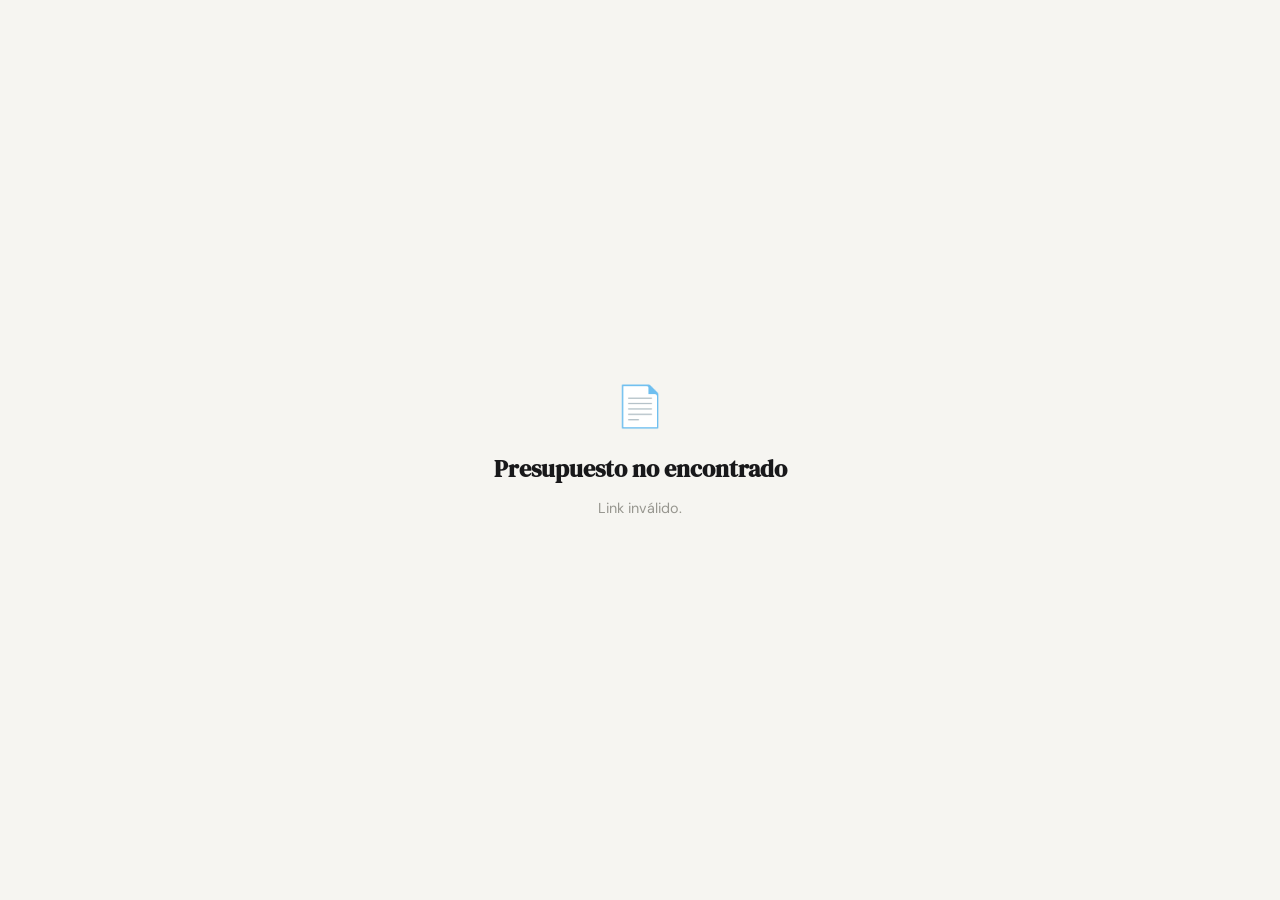
<file: viewer.html>
<!DOCTYPE html>
<html lang="es">
<head>
  <meta charset="UTF-8" />
  <meta name="viewport" content="width=device-width, initial-scale=1.0, maximum-scale=1.0" />
  <title>Presupuesto</title>
  <link rel="preconnect" href="https://fonts.googleapis.com" />
  <link rel="preconnect" href="https://fonts.gstatic.com" crossorigin />
  <link href="https://fonts.googleapis.com/css2?family=DM+Serif+Display:ital@0;1&family=DM+Sans:wght@300;400;500;600;700&display=swap" rel="stylesheet" />
  <style>
    *, *::before, *::after { box-sizing: border-box; margin: 0; padding: 0; }
    html { font-size: 16px; -webkit-text-size-adjust: 100%; }
    body {
      font-family: 'DM Sans', sans-serif;
      background: #f6f5f1;
      color: #18181a;
      min-height: 100dvh;
      -webkit-font-smoothing: antialiased;
    }

    /* ── LOADING ── */
    #loading-screen {
      position: fixed; inset: 0;
      background: #f6f5f1;
      display: flex; flex-direction: column;
      align-items: center; justify-content: center; gap: 16px;
      z-index: 100;
    }
    .loader {
      width: 36px; height: 36px; border-radius: 50%;
      border: 2.5px solid #e3e2db;
      border-top-color: #18181a;
      animation: spin .7s linear infinite;
    }
    @keyframes spin { to { transform: rotate(360deg); } }
    #loading-screen p { font-size: .84rem; color: #97968f; }

    /* ── ERROR / NOT FOUND ── */
    #error-screen {
      display: none;
      position: fixed; inset: 0;
      background: #f6f5f1;
      flex-direction: column; align-items: center; justify-content: center;
      gap: 12px; padding: 32px; text-align: center;
    }
    #error-screen .err-icon { font-size: 2.5rem; margin-bottom: 8px; }
    #error-screen h2 { font-family: 'DM Serif Display', serif; font-size: 1.5rem; }
    #error-screen p { color: #97968f; font-size: .9rem; max-width: 320px; line-height: 1.6; }

    /* ── STATUS BANNER ── */
    #status-banner {
      display: none;
      padding: 12px 20px;
      text-align: center;
      font-size: .82rem; font-weight: 600; letter-spacing: .03em;
    }
    #status-banner.accepted { background: #1a7a50; color: #fff; }
    #status-banner.rejected { background: #b93333; color: #fff; }
    #status-banner.viewed   { background: #18181a; color: #f6f5f1; }

    /* ── MAIN LAYOUT ── */
    #main-content { display: none; }

    .viewer-wrap {
      max-width: 700px;
      margin: 0 auto;
      padding: 0 0 120px; /* space for action bar */
    }

    /* ── DOCUMENT CARD ── */
    .doc-card {
      background: #fff;
      margin: 20px 16px;
      border-radius: 16px;
      overflow: hidden;
      box-shadow: 0 2px 20px rgba(0,0,0,.08);
    }
    @media (min-width: 600px) {
      .doc-card { margin: 28px 24px; }
    }

    /* ── DOC HEADER ── */
    .dh-wrap {
      padding: 28px 28px 20px;
      display: flex; justify-content: space-between; align-items: flex-start; gap: 16px;
    }
    @media (max-width: 480px) {
      .dh-wrap { flex-direction: column; gap: 20px; }
    }
    .dh-left {}
    .dh-logo { max-height: 56px; max-width: 160px; object-fit: contain; display: block; }
    .dh-name {
      font-family: 'DM Serif Display', serif;
      font-size: 32px; font-weight: 400; letter-spacing: -1.2px;
      line-height: .95; color: var(--cp, #18181a);
    }
    .dh-slogan {
      font-size: 9px; letter-spacing: .18em;
      color: var(--cs, #555); margin-top: 6px;
      font-weight: 500; text-transform: uppercase;
    }
    .dh-right { text-align: right; flex-shrink: 0; }
    .dh-meta { display: flex; flex-direction: column; gap: 4px; }
    .dh-meta-row { display: flex; justify-content: flex-end; align-items: baseline; gap: 10px; }
    .dh-label { font-size: 8px; letter-spacing: .12em; color: #aaa; font-weight: 600; text-transform: uppercase; }
    .dh-value { font-size: 11px; font-weight: 600; color: #18181a; }
    .dh-value.big { font-size: 15px; }

    /* ── BAND ── */
    .doc-band { height: 3px; background: var(--cp, #18181a); }

    /* ── CLIENT SECTION ── */
    .dc-section {
      display: flex; gap: 0;
      padding: 18px 28px 16px;
      border-bottom: 1px solid #f0f0f0;
      flex-wrap: wrap; gap: 16px;
    }
    .dc-col { flex: 1; min-width: 140px; }
    .dc-col + .dc-col {
      padding-left: 20px;
      border-left: 1px solid #f0f0f0;
    }
    .dc-label {
      font-size: 7px; letter-spacing: .18em; color: #bbb;
      font-weight: 700; text-transform: uppercase; margin-bottom: 6px;
    }
    .dc-name { font-size: 15px; font-weight: 700; margin-bottom: 4px; }
    .dc-info { font-size: 12px; color: #666; line-height: 1.8; }

    /* ── TABLE ── */
    .dt-wrap { overflow-x: auto; }
    table.dt {
      width: 100%; border-collapse: collapse; font-size: 12px;
    }
    table.dt thead tr { background: var(--cp, #18181a); }
    table.dt thead th {
      padding: 10px 14px; color: #fff;
      font-size: 9px; letter-spacing: .12em;
      font-weight: 600; text-transform: uppercase; white-space: nowrap;
    }
    table.dt thead th:last-child { text-align: right; }
    table.dt thead th.tc { text-align: center; }
    table.dt thead th.tr { text-align: right; }
    table.dt tbody tr { border-bottom: 1px solid #f5f5f5; }
    table.dt tbody tr:nth-child(even) { background: #fafafa; }
    table.dt tbody td { padding: 12px 14px; vertical-align: top; }
    .dt-item-name { font-weight: 600; }
    .dt-item-desc { font-size: 10px; color: #999; margin-top: 3px; }
    .dt-r { text-align: right; }
    .dt-c { text-align: center; color: #666; }
    .dt-bold { font-weight: 600; text-align: right; }
    .dt-n { text-align: center; color: #ccc; font-size: 10px; }

    /* ── TOTALS ── */
    .totals-wrap {
      display: flex; justify-content: flex-end;
      padding: 16px 28px;
    }
    table.totals-tbl {
      border-collapse: collapse; font-size: 12px; min-width: 220px;
    }
    table.totals-tbl td { padding: 4px 0; }
    .tot-l { color: #888; padding-right: 24px; }
    .tot-v { text-align: right; font-weight: 500; }
    .tot-red td { color: #c0392b; }
    tr.tot-grand { border-top: 2.5px solid var(--cp, #18181a); }
    tr.tot-grand td { padding-top: 10px; font-size: 18px; font-weight: 700; color: var(--cp, #18181a); }

    /* ── NOTES ── */
    .notes-wrap {
      margin: 0 28px 16px;
      padding: 12px 16px;
      background: #fffbf0;
      border-left: 3px solid var(--ca, #f0a500);
      border-radius: 0 8px 8px 0;
      font-size: 12px; color: #555; line-height: 1.7;
    }
    .notes-label {
      font-size: 7.5px; letter-spacing: .14em; color: #bbb;
      font-weight: 700; text-transform: uppercase; margin-bottom: 5px;
    }

    /* ── CONDITIONS ── */
    .conditions-wrap {
      margin: 0 28px 16px;
      font-size: 11px; color: #999; line-height: 1.8;
    }

    /* ── SIGNATURE ── */
    .sig-wrap { padding: 0 28px 20px; }
    .sig-line { width: 120px; border-top: 1.5px solid #ddd; margin-top: 24px; margin-bottom: 5px; }
    .sig-name { font-size: 11px; color: #888; }

    /* ── DOC FOOTER ── */
    .doc-footer {
      background: var(--cp, #18181a);
      color: rgba(255,255,255,.85);
      padding: 14px 28px;
      font-size: 11px;
      display: flex; justify-content: space-between; align-items: center;
      flex-wrap: wrap; gap: 8px;
    }
    .doc-footer-right { text-align: right; color: rgba(255,255,255,.5); font-size: 10px; }

    /* ── ACTION BAR (fixed bottom) ── */
    #action-bar {
      position: fixed; bottom: 0; left: 0; right: 0;
      background: rgba(246,245,241,.95);
      backdrop-filter: blur(12px);
      -webkit-backdrop-filter: blur(12px);
      border-top: 1px solid #e3e2db;
      padding: 14px 20px 20px;
      display: none;
    }
    #action-bar.visible { display: block; }
    .ab-inner {
      max-width: 700px; margin: 0 auto;
      display: flex; gap: 10px; align-items: center;
    }
    .ab-text {
      flex: 1; font-size: .78rem; color: #97968f; line-height: 1.4;
    }
    .ab-text strong { display: block; color: #18181a; font-size: .84rem; margin-bottom: 2px; }
    .ab-btns { display: flex; gap: 8px; flex-shrink: 0; }

    .btn-accept {
      padding: 11px 22px; border-radius: 50px;
      border: 1.5px solid #18181a; background: #18181a; color: #f6f5f1;
      font-size: .84rem; font-weight: 600; cursor: pointer;
      transition: all .15s; white-space: nowrap;
    }
    .btn-accept:hover { background: #333; border-color: #333; }
    .btn-accept:active { transform: scale(.97); }

    .btn-reject {
      padding: 11px 22px; border-radius: 50px;
      border: 1.5px solid #e3e2db; background: transparent; color: #97968f;
      font-size: .84rem; font-weight: 500; cursor: pointer;
      transition: all .15s; white-space: nowrap;
    }
    .btn-reject:hover { border-color: #b93333; color: #b93333; }
    .btn-reject:active { transform: scale(.97); }

    /* ── CONFIRMED STATES ── */
    .ab-confirmed {
      flex: 1; text-align: center; padding: 8px;
    }
    .ab-confirmed .conf-emoji { font-size: 1.8rem; display: block; margin-bottom: 4px; }
    .ab-confirmed .conf-text { font-size: .84rem; font-weight: 600; color: #18181a; }
    .ab-confirmed .conf-sub  { font-size: .75rem; color: #97968f; }

    /* ── REJECT MODAL ── */
    #reject-modal {
      display: none; position: fixed; inset: 0; z-index: 200;
      background: rgba(10,10,8,.55); backdrop-filter: blur(4px);
      align-items: flex-end; justify-content: center;
    }
    #reject-modal.open { display: flex; }
    .rm-sheet {
      background: #fdfcf9; border-radius: 20px 20px 0 0;
      padding: 28px 24px 36px; width: 100%; max-width: 700px;
      animation: slideUp .25s cubic-bezier(.34,1.56,.64,1);
    }
    @keyframes slideUp { from { transform: translateY(100%); } to { transform: translateY(0); } }
    .rm-handle {
      width: 36px; height: 4px; background: #e3e2db; border-radius: 2px;
      margin: 0 auto 20px;
    }
    .rm-title { font-family: 'DM Serif Display', serif; font-size: 1.3rem; margin-bottom: 6px; }
    .rm-sub { font-size: .84rem; color: #97968f; margin-bottom: 18px; }
    .rm-textarea {
      width: 100%; padding: 13px 16px;
      border: 1.5px solid #e3e2db; border-radius: 12px;
      font-family: 'DM Sans', sans-serif; font-size: .9rem;
      color: #18181a; resize: none; min-height: 100px; outline: none;
      transition: border-color .15s;
    }
    .rm-textarea:focus { border-color: #18181a; }
    .rm-actions { display: flex; gap: 10px; margin-top: 14px; }
    .rm-cancel {
      flex: 1; padding: 12px; border-radius: 50px;
      border: 1.5px solid #e3e2db; background: transparent; color: #97968f;
      font-size: .84rem; cursor: pointer; transition: all .15s;
    }
    .rm-cancel:hover { border-color: #bbb; color: #18181a; }
    .rm-confirm {
      flex: 1; padding: 12px; border-radius: 50px;
      border: 1.5px solid #b93333; background: #b93333; color: #fff;
      font-size: .84rem; font-weight: 600; cursor: pointer; transition: all .15s;
    }
    .rm-confirm:hover { background: #9e2b2b; }
    .rm-confirm:disabled { opacity: .5; cursor: not-allowed; }

    /* ── POWERED BY (tiny, unobtrusive) ── */
    .powered-by {
      text-align: center; padding: 20px;
      font-size: .72rem; color: #ccc; letter-spacing: .04em;
    }
  </style>
</head>
<body>

<!-- Loading -->
<div id="loading-screen">
  <div class="loader"></div>
  <p>Cargando presupuesto…</p>
</div>

<!-- Error -->
<div id="error-screen">
  <div class="err-icon">📄</div>
  <h2>Presupuesto no encontrado</h2>
  <p id="error-msg">Este link no es válido o el presupuesto ya no está disponible.</p>
</div>

<!-- Status banner (accepted/rejected/viewed) -->
<div id="status-banner"></div>

<!-- Main content -->
<div id="main-content">
  <div class="viewer-wrap">
    <div class="doc-card" id="doc-card">
      <!-- Rendered by JS -->
    </div>
    <div class="powered-by">Generado con PresuPro Studio</div>
  </div>
</div>

<!-- Fixed action bar -->
<div id="action-bar">
  <div class="ab-inner" id="ab-inner">
    <!-- Rendered by JS -->
  </div>
</div>

<!-- Reject modal (bottom sheet) -->
<div id="reject-modal">
  <div class="rm-sheet">
    <div class="rm-handle"></div>
    <div class="rm-title">¿Por qué rechazás el presupuesto?</div>
    <div class="rm-sub">Opcional — podés dejarlo en blanco</div>
    <textarea class="rm-textarea" id="reject-reason" placeholder="Ej: El precio está fuera de presupuesto..."></textarea>
    <div class="rm-actions">
      <button class="rm-cancel" onclick="closeRejectModal()">Cancelar</button>
      <button class="rm-confirm" onclick="confirmReject()">Rechazar presupuesto</button>
    </div>
  </div>
</div>

<script>
/* ══════════════════════════════════════════════════════════════════
   PRESUPRO — viewer.js (inline)
   ════════════════════════════════════════════════════════════════ */

/* ── CONFIG — reemplazar con tus credenciales de Supabase ── */
var SUPABASE_URL = 'https://pdkpsbcivgndqhwitrrh.supabase.co';
var SUPABASE_ANON_KEY = 'eyJhbGciOiJIUzI1NiIsInR5cCI6IkpXVCJ9.eyJpc3MiOiJzdXBhYmFzZSIsInJlZiI6InBka3BzYmNpdmduZHFod2l0cnJoIiwicm9sZSI6ImFub24iLCJpYXQiOjE3NzU4ODQzNjgsImV4cCI6MjA5MTQ2MDM2OH0.2v3mZfrceP0pyGOCkiZNcq3AT5Pzte1qkJLP_RTNDBE';

/* ── STATE ── */
var budget = null;
var budgetId = null;

/* ── BOOT ── */
document.addEventListener('DOMContentLoaded', function() {
  /* Validate config */
  if (!SUPABASE_URL || SUPABASE_URL.indexOf('TU-PROYECTO') !== -1 || SUPABASE_URL.length < 15) {
    showError('viewer.html no configurado.', 'Editá viewer.html en GitHub y reemplazá TU-PROYECTO.supabase.co con tu URL real de Supabase.');
    return;
  }
  if (!SUPABASE_ANON_KEY || SUPABASE_ANON_KEY.indexOf('TU-ANON') !== -1 || SUPABASE_ANON_KEY.length < 30) {
    showError('viewer.html no configurado.', 'Editá viewer.html en GitHub y reemplazá TU-ANON-KEY con tu anon key de Supabase.');
    return;
  }

  var params = new URLSearchParams(window.location.search);
  budgetId = params.get('id');
  if (!budgetId) { showError('Link inválido.', 'Falta el parámetro id en la URL.'); return; }
  loadBudget();
});

/* ── SUPABASE HELPERS ── */
function sbUrl(path) { return SUPABASE_URL + '/rest/v1/' + path; }
function sbHeaders(extra) {
  var h = {
    'apikey': SUPABASE_ANON_KEY,
    'Authorization': 'Bearer ' + SUPABASE_ANON_KEY,
    'Content-Type': 'application/json',
    'Prefer': 'return=representation',
  };
  if (extra) Object.assign(h, extra);
  return h;
}
function sbGet(table, query) {
  return fetch(sbUrl(table) + '?' + query, { headers: sbHeaders() })
    .then(function(r) {
      if (!r.ok) return r.text().then(function(t){
        console.error('sbGet error', r.status, table, t);
        throw new Error('HTTP ' + r.status + ': ' + t);
      });
      return r.json();
    });
}
function sbPatch(table, query, body) {
  return fetch(sbUrl(table) + '?' + query, {
    method: 'PATCH', headers: sbHeaders(), body: JSON.stringify(body)
  }).then(function(r) {
    if (!r.ok) return r.text().then(function(t){ console.error('sbPatch error', r.status, table, t); });
    return r.json().catch(function(){ return {}; });
  });
}
function sbPost(table, body) {
  return fetch(sbUrl(table), {
    method: 'POST', headers: sbHeaders(), body: JSON.stringify(body)
  }).then(function(r) {
    if (!r.ok) return r.text().then(function(t){ console.error('sbPost error', r.status, table, t); });
    return r.json().catch(function(){ return {}; });
  });
}

/* ── LOAD BUDGET ── */
function loadBudget() {
  sbGet('budgets_shared', 'id=eq.' + encodeURIComponent(budgetId) + '&select=*')
    .then(function(rows) {
      if (!rows || rows.length === 0) { showError('Presupuesto no encontrado.', 'ID: ' + budgetId + ' no existe en la base de datos. Generá un link nuevo desde el historial de la app.'); return; }
      var row = rows[0];

      /* Check expiry */
      if (row.expires_at && new Date(row.expires_at) < new Date()) {
        showError('Este presupuesto venció el ' + formatDate(row.expires_at) + '.'); return;
      }

      budget = row;
      renderDocument(row);
      renderActionBar(row.status);
      showStatusBanner(row.status);

      /* Register view event (only if not already accepted/rejected) */
      if (row.status !== 'accepted' && row.status !== 'rejected') {
        registerView();
      }
    })
    .catch(function(e) {
      console.error(e);
      var m = e.message || String(e);
      showError('Error al conectar con Supabase.', m + ' — URL: ' + SUPABASE_URL);
    });
}

/* ── REGISTER VIEW ── */
function registerView() {
  /* 1. Update budgets_shared */
  var now = new Date().toISOString();
  var patch = {
    status: 'viewed',
    view_count: (budget.view_count || 0) + 1,
    last_viewed_at: now,
  };
  if (!budget.first_viewed_at) patch.first_viewed_at = now;

  sbPatch('budgets_shared', 'id=eq.' + encodeURIComponent(budgetId), patch).catch(console.error);

  /* 2. Insert event */
  sbPost('budget_events', {
    budget_id:  budgetId,
    tenant_id:  budget.tenant_id,
    event_type: 'viewed',
    user_agent: navigator.userAgent.substring(0, 200),
  }).catch(console.error);
}

/* ── ACCEPT ── */
function acceptBudget() {
  var now = new Date().toISOString();
  sbPatch('budgets_shared', 'id=eq.' + encodeURIComponent(budgetId), {
    status: 'accepted', accepted_at: now
  }).then(function() {
    sbPost('budget_events', {
      budget_id: budgetId, tenant_id: budget.tenant_id,
      event_type: 'accepted',
    });
    budget.status = 'accepted';
    renderActionBar('accepted');
    showStatusBanner('accepted');
  }).catch(console.error);
}

/* ── REJECT ── */
function openRejectModal() {
  document.getElementById('reject-modal').classList.add('open');
  document.getElementById('reject-reason').value = '';
  document.getElementById('reject-reason').focus();
}
function closeRejectModal() {
  document.getElementById('reject-modal').classList.remove('open');
}
function confirmReject() {
  var reason = document.getElementById('reject-reason').value.trim();
  var now = new Date().toISOString();
  sbPatch('budgets_shared', 'id=eq.' + encodeURIComponent(budgetId), {
    status: 'rejected', rejected_at: now,
    reject_reason: reason || null,
  }).then(function() {
    sbPost('budget_events', {
      budget_id: budgetId, tenant_id: budget.tenant_id,
      event_type: 'rejected',
    });
    budget.status = 'rejected';
    closeRejectModal();
    renderActionBar('rejected');
    showStatusBanner('rejected');
  }).catch(console.error);
}

/* ── STATUS BANNER ── */
function showStatusBanner(status) {
  var el = document.getElementById('status-banner');
  var messages = {
    accepted: '✓ Presupuesto aceptado',
    rejected: '✕ Presupuesto rechazado',
    viewed:   '',
    sent:     '',
  };
  if (!messages[status]) { el.style.display = 'none'; return; }
  el.textContent = messages[status];
  el.className = status;
  el.style.display = 'block';
}

/* ── ACTION BAR ── */
function renderActionBar(status) {
  var bar = document.getElementById('action-bar');
  var inner = document.getElementById('ab-inner');
  var d = budget.budget_data || {};
  var total = d.totals ? d.totals.total : 0;
  var currency = d.currency || '$';

  if (status === 'accepted') {
    bar.classList.add('visible');
    inner.innerHTML =
      '<div class="ab-confirmed">' +
        '<span class="conf-emoji">✅</span>' +
        '<div class="conf-text">Presupuesto aceptado</div>' +
        '<div class="conf-sub">El equipo fue notificado. ¡Gracias!</div>' +
      '</div>';
    return;
  }
  if (status === 'rejected') {
    bar.classList.add('visible');
    inner.innerHTML =
      '<div class="ab-confirmed">' +
        '<span class="conf-emoji">📋</span>' +
        '<div class="conf-text">Presupuesto rechazado</div>' +
        '<div class="conf-sub">Podés ponerte en contacto para revisar la propuesta.</div>' +
      '</div>';
    return;
  }

  /* Pending (sent / viewed) */
  bar.classList.add('visible');
  inner.innerHTML =
    '<div class="ab-text">' +
      '<strong>' + currency + ' ' + fmtNum(total) + '</strong>' +
      'Total del presupuesto' +
    '</div>' +
    '<div class="ab-btns">' +
      '<button class="btn-reject" onclick="openRejectModal()">Rechazar</button>' +
      '<button class="btn-accept" onclick="acceptBudget()">Aceptar</button>' +
    '</div>';
}

/* ── RENDER DOCUMENT ── */
function renderDocument(row) {
  var d = row.budget_data || {};
  var biz     = d.biz     || {};
  var brand   = d.brand   || {};
  var cfg     = d.cfg     || {};
  var client  = d.client  || {};
  var meta    = d.meta    || {};
  var items   = d.items   || [];
  var totals  = d.totals  || {};
  var notes   = d.notes   || '';
  var currency= d.currency || '$';
  var c = totals;

  var cp = brand.colorPrimary   || '#18181a';
  var cs = brand.colorSecondary || '#4a4a4a';
  var ca = brand.colorAccent    || '#f0a500';

  /* Inject CSS vars */
  document.documentElement.style.setProperty('--cp', cp);
  document.documentElement.style.setProperty('--cs', cs);
  document.documentElement.style.setProperty('--ca', ca);

  /* Hero */
  var hero = biz.logo
    ? '<img src="' + esc(biz.logo) + '" class="dh-logo" alt="Logo" />'
    : '<div class="dh-name">' + esc(biz.bizName || 'Mi Negocio') + '</div>';
  var slogan = biz.slogan ? '<div class="dh-slogan">' + esc(biz.slogan) + '</div>' : '';

  /* Items rows */
  var itemsHTML = '';
  if (items.length > 0) {
    items.forEach(function(it, i) {
      itemsHTML +=
        '<tr>' +
          '<td class="dt-n">' + (i+1) + '</td>' +
          '<td><div class="dt-item-name">' + esc(it.name) + '</div>' +
            (it.description ? '<div class="dt-item-desc">' + esc(it.description) + '</div>' : '') +
          '</td>' +
          '<td class="dt-r">' + currency + '\u00a0' + fmtNum(it.price) + '</td>' +
          '<td class="dt-c">' + fmtNum(it.qty) + (it.unit ? '\u00a0' + esc(it.unit) : '') + '</td>' +
          '<td class="dt-bold">' + currency + '\u00a0' + fmtNum(it.subtotal) + '</td>' +
        '</tr>';
    });
  } else {
    itemsHTML = '<tr><td colspan="5" style="text-align:center;color:#bbb;padding:20px;font-style:italic">Sin ítems</td></tr>';
  }

  /* Totals */
  var totHTML =
    '<tr><td class="tot-l">Subtotal</td><td class="tot-v">' + currency + '\u00a0' + fmtNum(c.subtotal||0) + '</td></tr>' +
    (c.discPct  > 0 ? '<tr class="tot-red"><td class="tot-l">Descuento (' + c.discPct + '%)</td><td class="tot-v">&minus; ' + currency + '\u00a0' + fmtNum(c.discAmt||0) + '</td></tr>' : '') +
    (c.surgePct > 0 ? '<tr><td class="tot-l">Recargo (' + c.surgePct + '%)</td><td class="tot-v">+ ' + currency + '\u00a0' + fmtNum(c.surgeAmt||0) + '</td></tr>' : '') +
    (c.taxPct   > 0 ? '<tr><td class="tot-l">Impuesto (' + c.taxPct + '%)</td><td class="tot-v">+ ' + currency + '\u00a0' + fmtNum(c.taxAmt||0) + '</td></tr>' : '') +
    '<tr class="tot-grand"><td>TOTAL</td><td>' + currency + '\u00a0' + fmtNum(c.total||0) + '</td></tr>';

  /* Footer contact */
  var footParts = [];
  if (biz.phone)   footParts.push(esc(biz.phone));
  if (biz.email)   footParts.push(esc(biz.email));
  if (biz.website) footParts.push(esc(biz.website));

  document.getElementById('doc-card').innerHTML =
    /* HEADER */
    '<div class="dh-wrap">' +
      '<div class="dh-left">' + hero + slogan + '</div>' +
      '<div class="dh-right"><div class="dh-meta">' +
        '<div class="dh-meta-row"><span class="dh-label">Presupuesto</span><span class="dh-value big">' + esc(meta.number||'—') + '</span></div>' +
        '<div class="dh-meta-row"><span class="dh-label">Fecha</span><span class="dh-value">' + (meta.date ? formatDate(meta.date) : '—') + '</span></div>' +
        '<div class="dh-meta-row"><span class="dh-label">Válido hasta</span><span class="dh-value">' + (meta.valid ? formatDate(meta.valid) : '—') + '</span></div>' +
        (biz.cuit ? '<div class="dh-meta-row"><span class="dh-label">CUIT</span><span class="dh-value">' + esc(biz.cuit) + '</span></div>' : '') +
      '</div></div>' +
    '</div>' +
    '<div class="doc-band"></div>' +

    /* CLIENT */
    '<div class="dc-section">' +
      '<div class="dc-col">' +
        '<div class="dc-label">Cliente</div>' +
        '<div class="dc-name">' + (client.name ? esc(client.name) : '<span style="color:#bbb">Sin nombre</span>') + '</div>' +
        (client.company ? '<div class="dc-info">' + esc(client.company) + '</div>' : '') +
        (client.phone   ? '<div class="dc-info">' + esc(client.phone)   + '</div>' : '') +
        (client.email   ? '<div class="dc-info">' + esc(client.email)   + '</div>' : '') +
      '</div>' +
      ((biz.paymentTerms || biz.deliveryTime) ?
        '<div class="dc-col">' +
          (biz.paymentTerms ? '<div class="dc-label">Condiciones de pago</div><div class="dc-info">' + esc(biz.paymentTerms) + '</div>' : '') +
          (biz.deliveryTime ? '<div class="dc-label" style="margin-top:10px">Entrega estimada</div><div class="dc-info">' + esc(biz.deliveryTime) + '</div>' : '') +
        '</div>' : '') +
    '</div>' +

    /* TABLE */
    '<div class="dt-wrap"><table class="dt">' +
      '<thead><tr>' +
        '<th style="width:32px">#</th>' +
        '<th style="text-align:left">Descripción</th>' +
        '<th class="tr">Precio</th>' +
        '<th class="tc">Cantidad</th>' +
        '<th class="tr">Total</th>' +
      '</tr></thead>' +
      '<tbody>' + itemsHTML + '</tbody>' +
    '</table></div>' +

    /* TOTALS */
    '<div class="totals-wrap"><table class="totals-tbl">' + totHTML + '</table></div>' +

    /* NOTES */
    (notes ?
      '<div class="notes-wrap"><div class="notes-label">Observaciones</div>' + esc(notes) + '</div>' : '') +

    /* LEGAL */
    ((cfg.showLegal !== false) && biz.legal ?
      '<div class="conditions-wrap">' + esc(biz.legal) + '</div>' : '') +

    /* SIGNATURE */
    ((cfg.showSignature !== false) && biz.signature ?
      '<div class="sig-wrap"><div class="sig-line"></div><div class="sig-name">' + esc(biz.signature) + '</div></div>' : '') +

    /* FOOTER */
    (footParts.length > 0 || biz.footerText ?
      '<div class="doc-footer">' +
        '<div>' + footParts.join(' &nbsp;·&nbsp; ') + '</div>' +
        '<div class="doc-footer-right">' + esc(biz.footerText||'') + '</div>' +
      '</div>' : '');

  /* Show content */
  document.getElementById('loading-screen').style.display = 'none';
  document.getElementById('main-content').style.display   = 'block';
}

/* ── ERROR ── */
function showError(msg) {
  document.getElementById('loading-screen').style.display = 'none';
  document.getElementById('error-screen').style.display   = 'flex';
  document.getElementById('error-msg').textContent = msg;
}

/* ── UTILS ── */
function esc(s) {
  if (!s) return '';
  return String(s).replace(/&/g,'&amp;').replace(/</g,'&lt;').replace(/>/g,'&gt;').replace(/"/g,'&quot;');
}
function fmtNum(n) {
  return Number(n||0).toLocaleString('es-AR', {minimumFractionDigits:2, maximumFractionDigits:2});
}
function formatDate(iso) {
  if (!iso) return '—';
  var p = iso.split('-');
  return p[2] + '/' + p[1] + '/' + p[0];
}
</script>
</body>
</html>
</file>
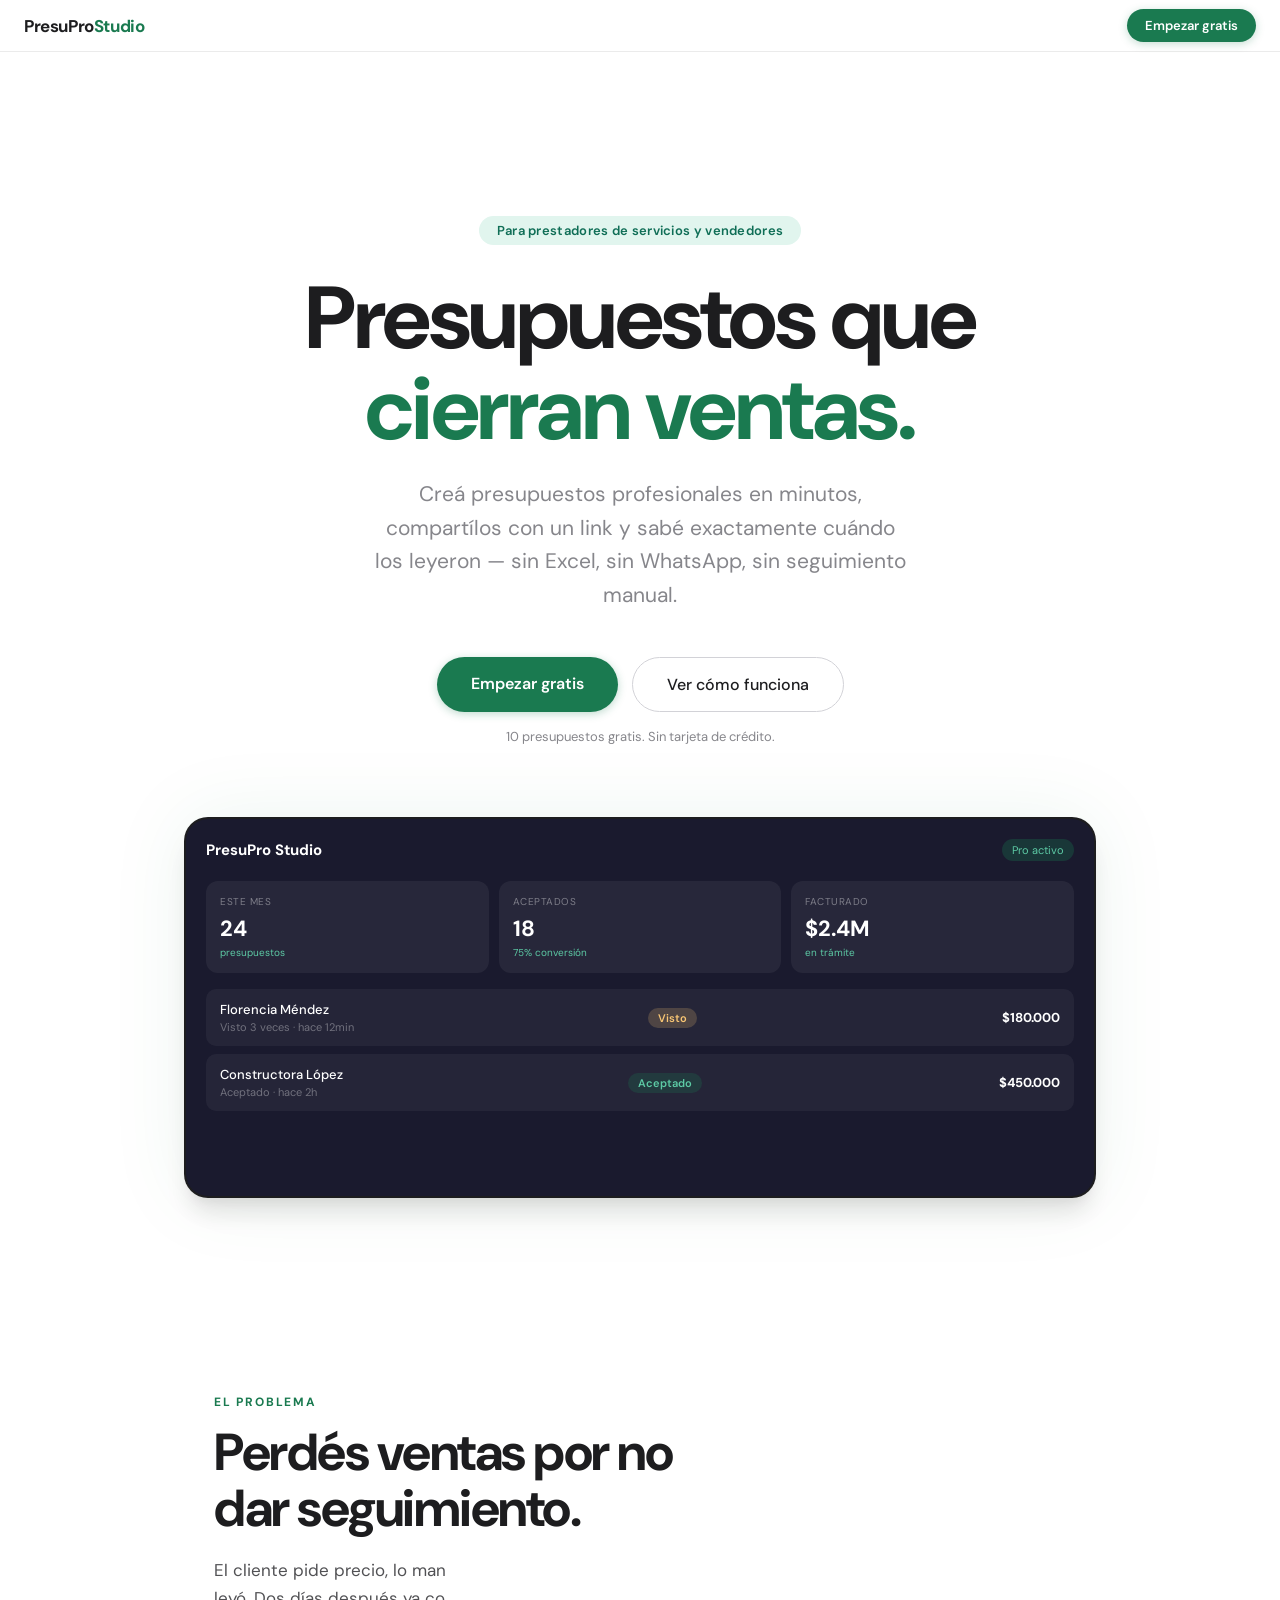
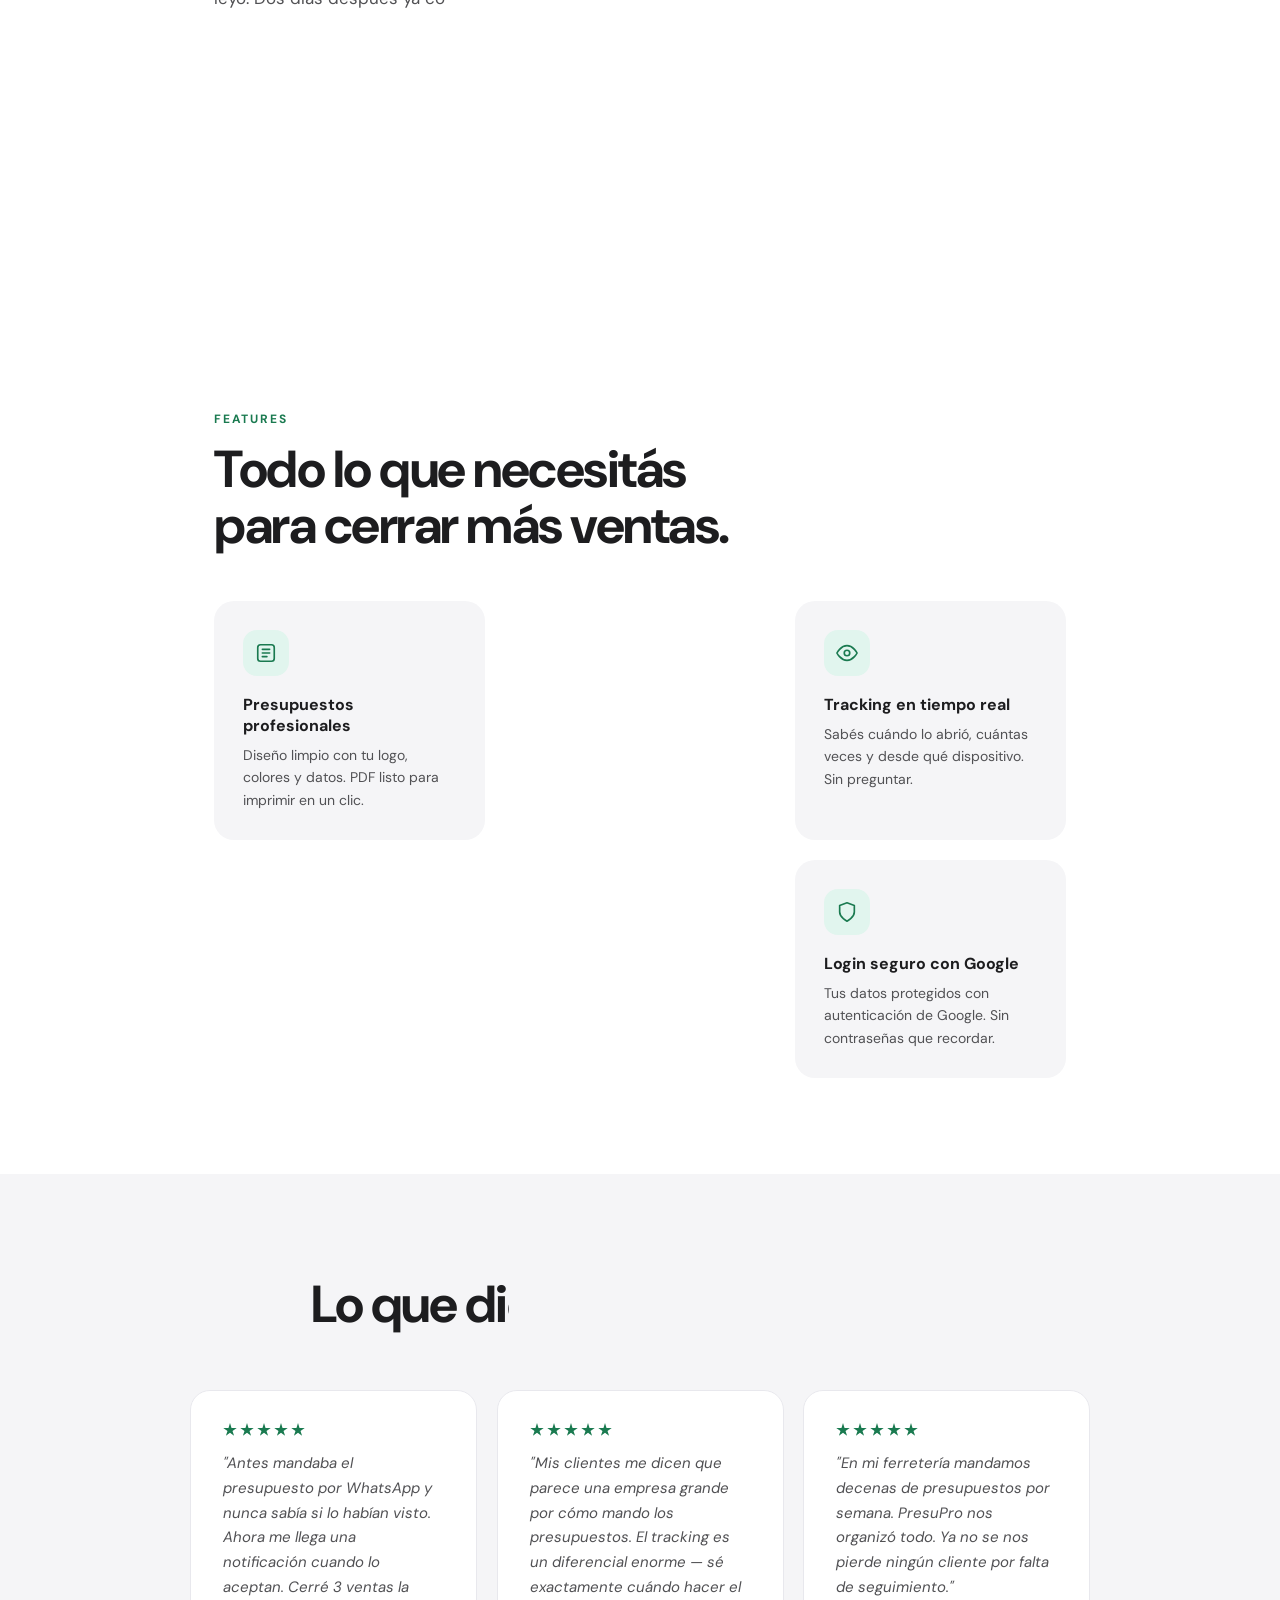
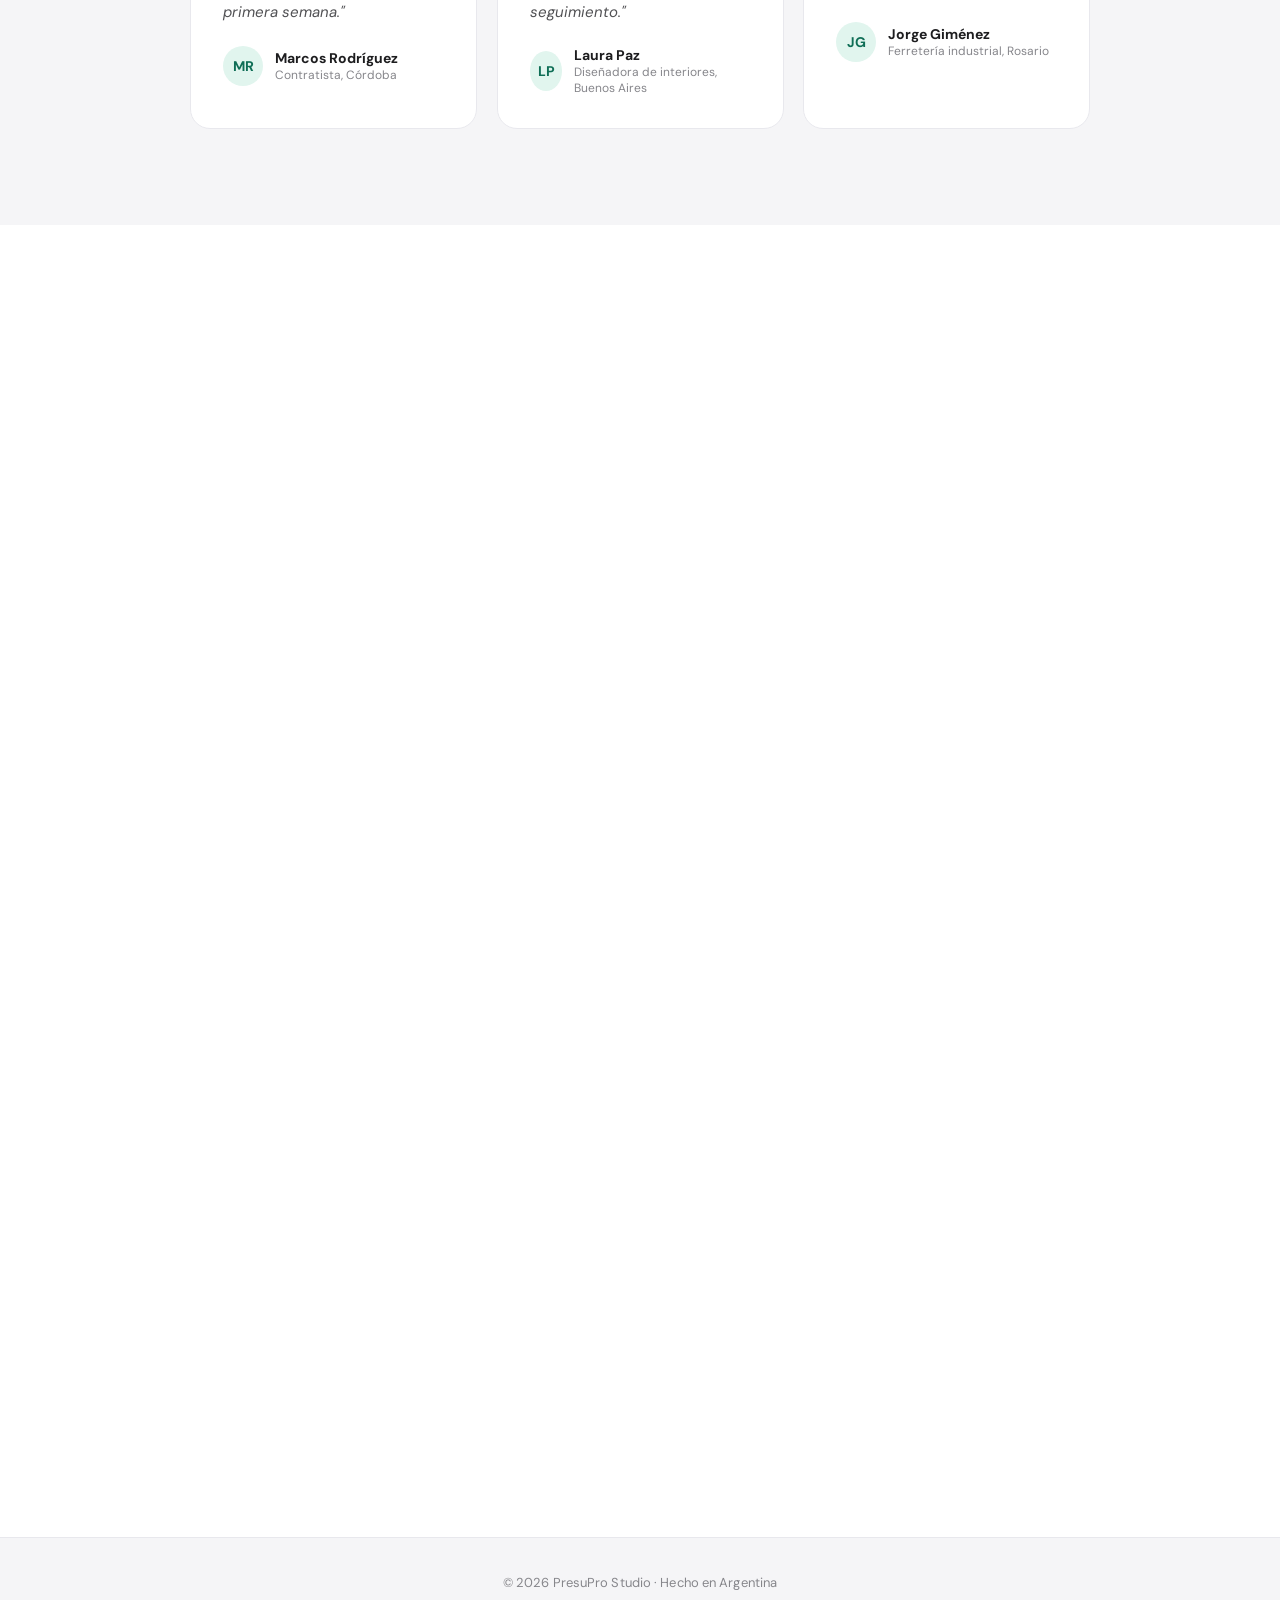
<file: Landing/landing.html>
<!DOCTYPE html>
<html lang="es">
<head>
<meta charset="UTF-8"/>
<meta name="viewport" content="width=device-width, initial-scale=1.0"/>
<title>PresuPro Studio — Presupuestos que cierran ventas</title>
<link href="https://fonts.googleapis.com/css2?family=DM+Sans:wght@300;400;500;600;700;800&display=swap" rel="stylesheet"/>
<style>
*{margin:0;padding:0;box-sizing:border-box}
:root{
  --black:#0a0a0a;
  --white:#ffffff;
  --gray-50:#f5f5f7;
  --gray-100:#e8e8ed;
  --gray-200:#d2d2d7;
  --gray-400:#86868b;
  --gray-600:#515154;
  --gray-900:#1d1d1f;
  --accent:#1a7a50;
  --accent-light:#e1f5ee;
  --accent-mid:#0f6e56;
  --shadow-sm: 0 1px 2px 0 rgba(0,0,0,.05);
  --shadow-md: 0 4px 6px -1px rgba(0,0,0,.1), 0 2px 4px -1px rgba(0,0,0,.06);
  --shadow-lg: 0 10px 15px -3px rgba(0,0,0,.1), 0 4px 6px -2px rgba(0,0,0,.05);
  --shadow-xl: 0 20px 25px -5px rgba(0,0,0,.1), 0 10px 10px -5px rgba(0,0,0,.04);
  --ease-out: cubic-bezier(0.23, 1, 0.32, 1);
  --ease-in-out: cubic-bezier(0.77, 0, 0.175, 1);
}
html{scroll-behavior:smooth}
body{font-family:'DM Sans',sans-serif;background:var(--white);color:var(--gray-900);-webkit-font-smoothing:antialiased;overflow-x:hidden}

/* ── ANIMATIONS ── */
@keyframes fadeInUp {
  from { opacity:0; transform:translateY(24px) scale(0.97); }
  to   { opacity:1; transform:translateY(0) scale(1); }
}
@keyframes fadeIn {
  from { opacity:0; }
  to   { opacity:1; }
}
@keyframes mockItemIn {
  from { opacity:0; transform:translateX(18px); }
  to   { opacity:1; transform:translateX(0); }
}
@keyframes cardShimmer {
  0%   { background-position: -200% 0; }
  100% { background-position: 200% 0; }
}

.animate-fade-in-up { animation:fadeInUp 0.65s var(--ease-out) forwards; }
.animate-fade-in    { animation:fadeIn 0.4s var(--ease-out) forwards; }
.fade-in-up-initial { opacity:0; transform:translateY(24px) scale(0.97); }

/* ── NAV ── */
nav{position:fixed;top:0;left:0;right:0;z-index:100;background:rgba(255,255,255,.95);backdrop-filter:blur(20px);-webkit-backdrop-filter:blur(20px);border-bottom:1px solid rgba(0,0,0,.08);padding:0 24px;height:52px;display:flex;align-items:center;justify-content:space-between;transition:box-shadow 0.3s var(--ease-out)}
.nav-logo{font-size:17px;font-weight:700;color:var(--gray-900);letter-spacing:-.4px;transition:transform .2s var(--ease-out);cursor:pointer}
.nav-logo:hover{transform:scale(1.02)}
.nav-logo:active{transform:scale(0.98)}
.nav-logo span{color:var(--accent)}
.nav-cta{background:var(--accent);color:white;border:none;padding:8px 18px;border-radius:980px;font-size:13px;font-weight:600;cursor:pointer;text-decoration:none;font-family:'DM Sans',sans-serif;transition:all .2s var(--ease-out);box-shadow:0 2px 8px rgba(26,122,80,.25)}
.nav-cta:hover{background:var(--accent-mid);transform:scale(1.03);box-shadow:0 4px 14px rgba(26,122,80,.35)}
.nav-cta:active{transform:scale(0.97)}

/* ── 1. SHAPE — Hero proportions & hierarchy ── */
.hero{padding:164px 24px 72px;text-align:center;max-width:860px;margin:0 auto}
.hero-eyebrow{display:inline-block;background:var(--accent-light);color:var(--accent-mid);font-size:13px;font-weight:600;padding:6px 18px;border-radius:980px;margin-bottom:28px;letter-spacing:.3px;animation:fadeIn .6s ease-out .2s forwards;opacity:0}
/* 4. TYPESET — h1 weight 700, tighter tracking, larger range */
.hero h1{font-size:clamp(44px,8vw,88px);font-weight:700;letter-spacing:-2.5px;line-height:1.03;color:var(--gray-900);margin-bottom:24px;animation:fadeInUp .8s ease-out .4s forwards;opacity:0}
.hero h1 span{color:var(--accent)}
.hero-sub{font-size:clamp(17px,2.2vw,21px);color:var(--gray-400);line-height:1.6;max-width:540px;margin:0 auto 44px;font-weight:400;animation:fadeInUp .8s ease-out .6s forwards;opacity:0}
.hero-actions{display:flex;gap:14px;justify-content:center;flex-wrap:wrap;animation:fadeInUp .8s ease-out .8s forwards;opacity:0}
.btn-primary{background:var(--accent);color:white;padding:16px 34px;border-radius:980px;font-size:16px;font-weight:600;text-decoration:none;font-family:'DM Sans',sans-serif;border:none;cursor:pointer;transition:all .22s var(--ease-out);box-shadow:0 2px 8px rgba(26,122,80,.28)}
.btn-primary:hover{background:var(--accent-mid);transform:scale(1.03);box-shadow:0 6px 20px rgba(26,122,80,.38)}
.btn-primary:active{transform:scale(0.97)}
.btn-secondary{background:transparent;color:var(--gray-900);padding:16px 34px;border-radius:980px;font-size:16px;font-weight:500;text-decoration:none;font-family:'DM Sans',sans-serif;border:1.5px solid var(--gray-200);cursor:pointer;transition:all .22s var(--ease-out)}
.btn-secondary:hover{border-color:var(--gray-400);box-shadow:var(--shadow-sm);transform:scale(1.01)}
.hero-note{font-size:13px;color:var(--gray-400);margin-top:16px;animation:fadeIn .6s ease-out 1s forwards;opacity:0}

/* ── 1. SHAPE — Mockup proportions ── */
.mockup-wrap{max-width:960px;margin:0 auto;padding:0 24px 100px;position:relative}
/* 2. ANIMATE — mockup hover + green glow */
.mockup-device{background:var(--gray-900);border-radius:24px;padding:2px;box-shadow:var(--shadow-xl),0 0 80px rgba(26,122,80,.08);transition:transform .4s var(--ease-out),box-shadow .4s var(--ease-out);animation:fadeInUp .9s var(--ease-out) 1.2s forwards;opacity:0}
.mockup-device:hover{transform:translateY(-10px) scale(1.01);box-shadow:var(--shadow-xl),0 0 120px rgba(26,122,80,.15)}
.mockup-screen{background:#1a1a2e;border-radius:22px;overflow:hidden;padding:20px}
.mock-header{display:flex;align-items:center;justify-content:space-between;margin-bottom:20px}
.mock-logo{font-size:15px;font-weight:700;color:white}
.mock-badge{background:rgba(26,122,80,.3);color:#5dcaa5;font-size:11px;padding:4px 10px;border-radius:980px}
.mock-grid{display:grid;grid-template-columns:1fr 1fr 1fr;gap:10px;margin-bottom:16px}
/* 2. ANIMATE — mock-card sheen on hover */
.mock-card{background:rgba(255,255,255,.06);border-radius:12px;padding:14px;transition:all .25s var(--ease-out);cursor:pointer;position:relative;overflow:hidden}
.mock-card::after{content:'';position:absolute;inset:0;background:linear-gradient(120deg,transparent 30%,rgba(255,255,255,.06) 50%,transparent 70%);background-size:200% 100%;opacity:0;transition:opacity .25s}
.mock-card:hover{background:rgba(255,255,255,.1);transform:translateY(-3px) scale(1.03)}
.mock-card:hover::after{opacity:1;animation:cardShimmer .6s var(--ease-out) forwards}
.mock-card:active{transform:scale(0.97)}
.mock-card-label{font-size:10px;color:rgba(255,255,255,.4);margin-bottom:6px;text-transform:uppercase;letter-spacing:.5px}
.mock-card-val{font-size:22px;font-weight:700;color:white}
.mock-card-sub{font-size:10px;color:#5dcaa5;margin-top:3px}
.mock-list{display:flex;flex-direction:column;gap:8px}
/* 2. ANIMATE — mock-items start invisible, JS staggers them in */
.mock-item{background:rgba(255,255,255,.05);border-radius:10px;padding:12px 14px;display:flex;align-items:center;justify-content:space-between;transition:background .22s var(--ease-out),transform .22s var(--ease-out);cursor:pointer;opacity:0}
.mock-item:hover{background:rgba(255,255,255,.1);transform:translateX(6px)}
.mock-item:active{transform:translateX(3px)}
.mock-item-left{display:flex;flex-direction:column;gap:2px}
.mock-item-name{font-size:13px;color:white;font-weight:500}
.mock-item-date{font-size:11px;color:rgba(255,255,255,.35)}
.mock-status{font-size:11px;font-weight:600;padding:3px 10px;border-radius:980px}
.s-accepted{background:rgba(26,122,80,.25);color:#5dcaa5}
.s-viewed{background:rgba(250,199,117,.2);color:#fac775}
.s-sent{background:rgba(255,255,255,.08);color:rgba(255,255,255,.5)}
.mock-amount{font-size:13px;font-weight:700;color:white;margin-left:12px}

/* ── 5. POLISH — consistent section spacing ── */
.section{padding:96px 24px;max-width:900px;margin:0 auto}
/* 4. TYPESET — section label more distinct */
.section-label{font-size:12px;font-weight:700;color:var(--accent);text-transform:uppercase;letter-spacing:1.8px;margin-bottom:14px}
/* 4. TYPESET — section h2 weight 700 */
.section h2{font-size:clamp(30px,4.5vw,52px);font-weight:700;letter-spacing:-1.5px;line-height:1.08;margin-bottom:20px}
.section p{font-size:17px;color:var(--gray-600);line-height:1.65;max-width:580px}

.before-after{display:grid;grid-template-columns:1fr 1fr;gap:24px;margin-top:44px}
.ba-card{border-radius:20px;padding:32px;transition:all .3s var(--ease-out);opacity:0;animation:fadeInUp .8s var(--ease-out) forwards}
.ba-card:nth-child(1){animation-delay:.2s}
.ba-card:nth-child(2){animation-delay:.35s}
.ba-before{background:var(--gray-50);border:1px solid var(--gray-100);box-shadow:var(--shadow-sm)}
.ba-before:hover{box-shadow:var(--shadow-md);transform:translateY(-4px)}
.ba-after{background:var(--accent-light);border:1px solid rgba(26,122,80,.18)}
.ba-after:hover{box-shadow:var(--shadow-md);transform:translateY(-4px)}
.ba-tag{font-size:12px;font-weight:700;text-transform:uppercase;letter-spacing:.8px;margin-bottom:18px}
.ba-before .ba-tag{color:var(--gray-400)}
.ba-after .ba-tag{color:var(--accent-mid)}
.ba-item{display:flex;align-items:flex-start;gap:10px;margin-bottom:10px;font-size:15px;line-height:1.45}
.ba-before .ba-item{color:var(--gray-600)}
.ba-after .ba-item{color:var(--accent-mid)}
.ba-dot{width:6px;height:6px;border-radius:50%;flex-shrink:0;margin-top:8px}
.ba-before .ba-dot{background:var(--gray-400)}
.ba-after .ba-dot{background:var(--accent)}

/* ── 2. ANIMATE — feature card microinteractions ── */
.features-grid{display:grid;grid-template-columns:repeat(auto-fit,minmax(260px,1fr));gap:20px;margin-top:48px}
.feat-card{
  background:var(--gray-50);
  border-radius:20px;
  padding:28px;
  border:1.5px solid transparent;
  /* Transition border-color so the green edge animates in smoothly */
  transition:background .3s var(--ease-out),box-shadow .3s var(--ease-out),transform .3s var(--ease-out),border-color .3s var(--ease-out);
  opacity:0;animation:fadeInUp .8s var(--ease-out) forwards;cursor:pointer
}
.feat-card:nth-child(1){animation-delay:.1s}
.feat-card:nth-child(2){animation-delay:.18s}
.feat-card:nth-child(3){animation-delay:.26s}
.feat-card:nth-child(4){animation-delay:.34s}
.feat-card:nth-child(5){animation-delay:.42s}
.feat-card:nth-child(6){animation-delay:.5s}
.feat-card:hover{background:var(--white);box-shadow:var(--shadow-lg);transform:translateY(-8px) scale(1.02);border-color:rgba(26,122,80,.18)}
.feat-card:active{transform:translateY(-3px) scale(0.99)}
/* Icon: color-swap from light-green bg to solid accent on hover */
.feat-icon{
  width:46px;height:46px;border-radius:14px;
  background:var(--accent-light);
  display:flex;align-items:center;justify-content:center;
  margin-bottom:18px;
  transition:background .25s var(--ease-out),transform .25s var(--ease-out)
}
.feat-card:hover .feat-icon{background:var(--accent);transform:scale(1.1)}
.feat-icon svg{width:22px;height:22px;stroke:var(--accent);fill:none;stroke-width:1.8;stroke-linecap:round;stroke-linejoin:round;transition:stroke .25s var(--ease-out)}
.feat-card:hover .feat-icon svg{stroke:white}
/* 4. TYPESET — feature card title weight */
.feat-card h3{font-size:16px;font-weight:700;margin-bottom:8px;color:var(--gray-900)}
.feat-card p{font-size:14px;color:var(--gray-600);line-height:1.6}

/* ── 5. POLISH — testimonials consistent padding ── */
.testimonials{background:var(--gray-50);padding:96px 24px}
.testimonials-inner{max-width:900px;margin:0 auto}
/* 4. TYPESET */
.testimonials h2{font-size:clamp(30px,4.5vw,52px);font-weight:700;letter-spacing:-1.5px;text-align:center;margin-bottom:52px}
.testi-grid{display:grid;grid-template-columns:repeat(auto-fit,minmax(260px,1fr));gap:20px}
.testi-card{background:white;border-radius:20px;padding:32px;border:1.5px solid var(--gray-100);transition:all .3s var(--ease-out);opacity:0;animation:fadeInUp .8s var(--ease-out) forwards;cursor:pointer}
.testi-card:nth-child(1){animation-delay:.15s}
.testi-card:nth-child(2){animation-delay:.28s}
.testi-card:nth-child(3){animation-delay:.41s}
.testi-card:hover{box-shadow:var(--shadow-lg);transform:translateY(-6px);border-color:var(--gray-200)}
.testi-card:active{transform:translateY(-2px)}
.testi-stars{display:flex;gap:3px;margin-bottom:14px}
.star{width:14px;height:14px;background:var(--accent);clip-path:polygon(50% 0%,61% 35%,98% 35%,68% 57%,79% 91%,50% 70%,21% 91%,32% 57%,2% 35%,39% 35%)}
.testi-text{font-size:15px;color:var(--gray-600);line-height:1.65;margin-bottom:22px;font-style:italic}
.testi-author{display:flex;align-items:center;gap:12px}
.testi-avatar{width:40px;height:40px;border-radius:50%;background:var(--accent-light);display:flex;align-items:center;justify-content:center;font-size:14px;font-weight:700;color:var(--accent-mid);transition:transform .2s var(--ease-out)}
.testi-card:hover .testi-avatar{transform:scale(1.08)}
.testi-name{font-size:14px;font-weight:700;color:var(--gray-900)}
.testi-role{font-size:12px;color:var(--gray-400)}

/* ── 3. BOLDER — Pro plan dominates pricing ── */
.pricing{padding:96px 24px;max-width:760px;margin:0 auto;text-align:center}
/* 4. TYPESET */
.pricing h2{font-size:clamp(30px,4.5vw,52px);font-weight:700;letter-spacing:-1.5px;margin-bottom:12px}
.pricing-sub{font-size:17px;color:var(--gray-400);margin-bottom:52px}
/* align-items:start so featured card can be taller without stretching free card */
.pricing-cards{display:grid;grid-template-columns:1fr 1fr;gap:16px;text-align:left;align-items:start}
.price-card{border-radius:22px;padding:36px 32px;border:1.5px solid var(--gray-100);transition:all .3s var(--ease-out);opacity:0;animation:fadeInUp .8s var(--ease-out) forwards;cursor:pointer}
.price-card:nth-child(1){animation-delay:.25s}
.price-card:nth-child(2){animation-delay:.1s}
.price-card:hover{box-shadow:var(--shadow-lg);transform:translateY(-6px) scale(1.01)}
/* Featured (Pro): dark card, slightly scaled up to dominate */
.price-card.featured{
  background:var(--gray-900);
  border-color:var(--gray-900);
  transform:scale(1.04);
  box-shadow:var(--shadow-xl),0 0 60px rgba(26,122,80,.18);
  position:relative
}
.price-card.featured:hover{transform:translateY(-10px) scale(1.05);box-shadow:var(--shadow-xl),0 0 90px rgba(26,122,80,.28)}
/* "Más popular" badge */
.price-popular{
  display:inline-block;
  background:var(--accent);
  color:white;
  font-size:11px;font-weight:700;
  text-transform:uppercase;letter-spacing:.8px;
  padding:5px 14px;border-radius:980px;
  margin-bottom:16px
}
.price-label{font-size:12px;font-weight:700;text-transform:uppercase;letter-spacing:.8px;color:var(--gray-400);margin-bottom:10px}
.price-card.featured .price-label{color:rgba(255,255,255,.4);margin-bottom:6px}
.price-amount{font-size:42px;font-weight:700;letter-spacing:-1.5px;color:var(--gray-900);line-height:1}
.price-card.featured .price-amount{color:white;font-size:50px}
.price-period{font-size:14px;color:var(--gray-400);margin-top:6px;margin-bottom:28px}
.price-card.featured .price-period{color:rgba(255,255,255,.4)}
.price-features{list-style:none;display:flex;flex-direction:column;gap:11px;margin-bottom:32px}
.price-features li{display:flex;align-items:center;gap:9px;font-size:14px;color:var(--gray-600)}
.price-features li::before{content:'';width:16px;height:16px;background:var(--accent);border-radius:50%;flex-shrink:0;background-image:url("data:image/svg+xml,%3Csvg xmlns='http://www.w3.org/2000/svg' viewBox='0 0 16 16'%3E%3Cpath d='M3 8l3.5 3.5L13 4' stroke='white' stroke-width='1.8' fill='none' stroke-linecap='round' stroke-linejoin='round'/%3E%3C/svg%3E")}
.price-card.featured .price-features li{color:rgba(255,255,255,.75)}
.price-btn{display:block;text-align:center;padding:14px;border-radius:980px;font-size:15px;font-weight:600;text-decoration:none;font-family:'DM Sans',sans-serif;transition:all .22s var(--ease-out)}
.price-btn-outline{border:1.5px solid var(--gray-200);color:var(--gray-900)}
.price-btn-outline:hover{border-color:var(--gray-400);box-shadow:var(--shadow-sm)}
/* Pro CTA button: stronger presence on dark bg */
.price-btn-fill{background:var(--accent);color:white;border:none;padding:16px;box-shadow:0 2px 14px rgba(26,122,80,.4)}
.price-btn-fill:hover{background:var(--accent-mid);box-shadow:0 4px 22px rgba(26,122,80,.55);transform:scale(1.02)}
.price-btn-fill:active{transform:scale(0.98)}

/* ── CTA FINAL ── */
.cta-final{background:var(--gray-900);padding:120px 24px;text-align:center}
/* 4. TYPESET */
.cta-final h2{font-size:clamp(34px,5.5vw,60px);font-weight:700;letter-spacing:-2px;color:white;margin-bottom:20px;line-height:1.08}
.cta-final p{font-size:18px;color:rgba(255,255,255,.5);margin-bottom:44px}
.cta-final .btn-primary{font-size:17px;padding:18px 44px}

/* ── 5. POLISH — footer ── */
footer{background:var(--gray-50);padding:36px 24px;text-align:center;border-top:1px solid var(--gray-100)}
footer p{font-size:13px;color:var(--gray-400);letter-spacing:.1px}

/* ── RESPONSIVE ── */
@media(max-width:600px){
  .hero{padding:132px 20px 60px}
  .before-after{grid-template-columns:1fr}
  .pricing-cards{grid-template-columns:1fr}
  .price-card.featured{transform:none}
  .price-card.featured:hover{transform:translateY(-6px) scale(1.01)}
  .mock-grid{grid-template-columns:1fr 1fr}
}

/* Accessibility: reduced motion */
@media (prefers-reduced-motion: reduce) {
  *, *::before, *::after {
    animation-duration: 0.01ms !important;
    animation-iteration-count: 1 !important;
    transition-duration: 0.01ms !important;
  }
}

/* Touch devices: disable transforms, but preserve icon color swap */
@media (hover: none) and (pointer: coarse) {
  .nav-logo:hover,
  .btn-primary:hover,
  .btn-secondary:hover,
  .feat-card:hover,
  .testi-card:hover,
  .price-card:hover,
  .ba-card:hover,
  .mock-card:hover,
  .mock-item:hover { transform: none !important; }
  .feat-card:hover .feat-icon { background:var(--accent-light)!important; transform:none!important; }
  .feat-card:hover .feat-icon svg { stroke:var(--accent)!important; }
}
</style>
</head>
<body>

<nav>
  <div class="nav-logo">PresuPro<span>Studio</span></div>
  <a href="https://tolosanach.github.io/presupro" class="nav-cta">Empezar gratis</a>
</nav>

<!-- HERO -->
<section style="padding-top:52px">
  <div class="hero">
    <div class="hero-eyebrow">Para prestadores de servicios y vendedores</div>
    <h1>Presupuestos que<br/><span>cierran ventas.</span></h1>
    <p class="hero-sub">Creá presupuestos profesionales en minutos, compartílos con un link y sabé exactamente cuándo los leyeron — sin Excel, sin WhatsApp, sin seguimiento manual.</p>
    <div class="hero-actions">
      <a href="https://tolosanach.github.io/presupro" class="btn-primary">Empezar gratis</a>
      <a href="#features" class="btn-secondary">Ver cómo funciona</a>
    </div>
    <p class="hero-note">10 presupuestos gratis. Sin tarjeta de crédito.</p>
  </div>
</section>

<!-- MOCKUP -->
<div class="mockup-wrap">
  <div class="mockup-device">
    <div class="mockup-screen">
      <div class="mock-header">
        <span class="mock-logo">PresuPro Studio</span>
        <span class="mock-badge">Pro activo</span>
      </div>
      <div class="mock-grid">
        <div class="mock-card">
          <div class="mock-card-label">Este mes</div>
          <div class="mock-card-val">24</div>
          <div class="mock-card-sub">presupuestos</div>
        </div>
        <div class="mock-card">
          <div class="mock-card-label">Aceptados</div>
          <div class="mock-card-val">18</div>
          <div class="mock-card-sub">75% conversión</div>
        </div>
        <div class="mock-card">
          <div class="mock-card-label">Facturado</div>
          <div class="mock-card-val">$2.4M</div>
          <div class="mock-card-sub">en trámite</div>
        </div>
      </div>
      <div class="mock-list">
        <div class="mock-item">
          <div class="mock-item-left">
            <span class="mock-item-name">Florencia Méndez</span>
            <span class="mock-item-date">Visto 3 veces · hace 12min</span>
          </div>
          <span class="mock-status s-viewed">Visto</span>
          <span class="mock-amount">$180.000</span>
        </div>
        <div class="mock-item">
          <div class="mock-item-left">
            <span class="mock-item-name">Constructora López</span>
            <span class="mock-item-date">Aceptado · hace 2h</span>
          </div>
          <span class="mock-status s-accepted">Aceptado</span>
          <span class="mock-amount">$450.000</span>
        </div>
        <div class="mock-item">
          <div class="mock-item-left">
            <span class="mock-item-name">Estudio Pérez &amp; Asoc.</span>
            <span class="mock-item-date">Enviado · hace 1 día</span>
          </div>
          <span class="mock-status s-sent">Enviado</span>
          <span class="mock-amount">$95.000</span>
        </div>
      </div>
    </div>
  </div>
</div>

<!-- PROBLEMA -->
<section class="section fade-in-up-initial">
  <div class="section-label">El problema</div>
  <h2>Perdés ventas por no<br/>dar seguimiento.</h2>
  <p>El cliente pide precio, lo mandás por WhatsApp, nunca más sabés si lo leyó. Dos días después ya contrató a otro.</p>
  <div class="before-after">
    <div class="ba-card ba-before fade-in-up-initial">
      <div class="ba-tag">Antes de PresuPro</div>
      <div class="ba-item"><span class="ba-dot"></span>Presupuesto en Word o Excel</div>
      <div class="ba-item"><span class="ba-dot"></span>Enviás por WhatsApp o email</div>
      <div class="ba-item"><span class="ba-dot"></span>No sabés si lo abrió</div>
      <div class="ba-item"><span class="ba-dot"></span>Seguimiento manual y molesto</div>
      <div class="ba-item"><span class="ba-dot"></span>Se vence sin respuesta</div>
    </div>
    <div class="ba-card ba-after fade-in-up-initial">
      <div class="ba-tag">Con PresuPro</div>
      <div class="ba-item"><span class="ba-dot"></span>Presupuesto profesional en 3 min</div>
      <div class="ba-item"><span class="ba-dot"></span>Link único que podés reenviar</div>
      <div class="ba-item"><span class="ba-dot"></span>Sabés cuándo y cuántas veces lo vio</div>
      <div class="ba-item"><span class="ba-dot"></span>Te llega un email cuando acepta</div>
      <div class="ba-item"><span class="ba-dot"></span>El cliente acepta o rechaza con un clic</div>
    </div>
  </div>
</section>

<!-- FEATURES -->
<section class="section fade-in-up-initial" id="features" style="padding-top:0">
  <div class="section-label">Features</div>
  <h2>Todo lo que necesitás<br/>para cerrar más ventas.</h2>
  <div class="features-grid">
    <div class="feat-card fade-in-up-initial">
      <div class="feat-icon">
        <svg viewBox="0 0 24 24"><rect x="3" y="3" width="18" height="18" rx="3"/><path d="M8 12h8M8 8h8M8 16h5"/></svg>
      </div>
      <h3>Presupuestos profesionales</h3>
      <p>Diseño limpio con tu logo, colores y datos. PDF listo para imprimir en un clic.</p>
    </div>
    <div class="feat-card fade-in-up-initial">
      <div class="feat-icon">
        <svg viewBox="0 0 24 24"><path d="M10 13a5 5 0 007.54.54l3-3a5 5 0 00-7.07-7.07l-1.72 1.71"/><path d="M14 11a5 5 0 00-7.54-.54l-3 3a5 5 0 007.07 7.07l1.71-1.71"/></svg>
      </div>
      <h3>Link único por presupuesto</h3>
      <p>Cada presupuesto tiene su URL. Compartilo por WhatsApp, email o Instagram.</p>
    </div>
    <div class="feat-card fade-in-up-initial">
      <div class="feat-icon">
        <svg viewBox="0 0 24 24"><path d="M1 12s4-8 11-8 11 8 11 8-4 8-11 8-11-8-11-8z"/><circle cx="12" cy="12" r="3"/></svg>
      </div>
      <h3>Tracking en tiempo real</h3>
      <p>Sabés cuándo lo abrió, cuántas veces y desde qué dispositivo. Sin preguntar.</p>
    </div>
    <div class="feat-card fade-in-up-initial">
      <div class="feat-icon">
        <svg viewBox="0 0 24 24"><path d="M22 16.92v3a2 2 0 01-2.18 2 19.79 19.79 0 01-8.63-3.07A19.5 19.5 0 013.07 12 19.79 19.79 0 01.1 3.38 2 2 0 012.08 1h3a2 2 0 012 1.72c.127.96.361 1.903.7 2.81a2 2 0 01-.45 2.11L6.91 8.09a16 16 0 006 6l.41-.41a2 2 0 012.11-.45c.907.339 1.85.573 2.81.7A2 2 0 0122 16.92z"/></svg>
      </div>
      <h3>Notificación inmediata</h3>
      <p>Te llega un email en el momento en que el cliente acepta o rechaza. Sin demoras.</p>
    </div>
    <div class="feat-card fade-in-up-initial">
      <div class="feat-icon">
        <svg viewBox="0 0 24 24"><polyline points="22 12 18 12 15 21 9 3 6 12 2 12"/></svg>
      </div>
      <h3>Historial completo</h3>
      <p>Todos tus presupuestos en un lugar. Buscá por cliente, fecha o estado.</p>
    </div>
    <div class="feat-card fade-in-up-initial">
      <div class="feat-icon">
        <svg viewBox="0 0 24 24"><path d="M12 22s8-4 8-10V5l-8-3-8 3v7c0 6 8 10 8 10z"/></svg>
      </div>
      <h3>Login seguro con Google</h3>
      <p>Tus datos protegidos con autenticación de Google. Sin contraseñas que recordar.</p>
    </div>
  </div>
</section>

<!-- TESTIMONIALES -->
<section class="testimonials fade-in-up-initial">
  <div class="testimonials-inner">
    <h2>Lo que dicen nuestros clientes</h2>
    <div class="testi-grid">
      <div class="testi-card fade-in-up-initial">
        <div class="testi-stars"><div class="star"></div><div class="star"></div><div class="star"></div><div class="star"></div><div class="star"></div></div>
        <p class="testi-text">"Antes mandaba el presupuesto por WhatsApp y nunca sabía si lo habían visto. Ahora me llega una notificación cuando lo aceptan. Cerré 3 ventas la primera semana."</p>
        <div class="testi-author">
          <div class="testi-avatar">MR</div>
          <div>
            <div class="testi-name">Marcos Rodríguez</div>
            <div class="testi-role">Contratista, Córdoba</div>
          </div>
        </div>
      </div>
      <div class="testi-card fade-in-up-initial">
        <div class="testi-stars"><div class="star"></div><div class="star"></div><div class="star"></div><div class="star"></div><div class="star"></div></div>
        <p class="testi-text">"Mis clientes me dicen que parece una empresa grande por cómo mando los presupuestos. El tracking es un diferencial enorme — sé exactamente cuándo hacer el seguimiento."</p>
        <div class="testi-author">
          <div class="testi-avatar">LP</div>
          <div>
            <div class="testi-name">Laura Paz</div>
            <div class="testi-role">Diseñadora de interiores, Buenos Aires</div>
          </div>
        </div>
      </div>
      <div class="testi-card fade-in-up-initial">
        <div class="testi-stars"><div class="star"></div><div class="star"></div><div class="star"></div><div class="star"></div><div class="star"></div></div>
        <p class="testi-text">"En mi ferretería mandamos decenas de presupuestos por semana. PresuPro nos organizó todo. Ya no se nos pierde ningún cliente por falta de seguimiento."</p>
        <div class="testi-author">
          <div class="testi-avatar">JG</div>
          <div>
            <div class="testi-name">Jorge Giménez</div>
            <div class="testi-role">Ferretería industrial, Rosario</div>
          </div>
        </div>
      </div>
    </div>
  </div>
</section>

<!-- PRICING -->
<section class="pricing fade-in-up-initial" id="pricing">
  <div class="section-label" style="text-align:center">Precio</div>
  <h2>Simple. Sin sorpresas.</h2>
  <p class="pricing-sub">Empezá gratis. Pasá a Pro cuando lo necesites.</p>
  <div class="pricing-cards">
    <div class="price-card fade-in-up-initial">
      <div class="price-label">Free</div>
      <div class="price-amount">$0</div>
      <div class="price-period">para siempre</div>
      <ul class="price-features">
        <li>10 presupuestos</li>
        <li>Link con tracking</li>
        <li>PDF profesional</li>
        <li>Notificaciones por email</li>
      </ul>
      <a href="https://tolosanach.github.io/presupro" class="price-btn price-btn-outline">Empezar gratis</a>
    </div>
    <div class="price-card featured fade-in-up-initial">
      <span class="price-popular">⭐ Más popular</span>
      <div class="price-label">Pro</div>
      <div class="price-amount">$40.000</div>
      <div class="price-period">ARS por mes</div>
      <ul class="price-features">
        <li>Presupuestos ilimitados</li>
        <li>Todo lo del plan Free</li>
        <li>Historial completo</li>
        <li>Soporte prioritario</li>
        <li>Nuevas features incluidas</li>
      </ul>
      <a href="https://tolosanach.github.io/presupro" class="price-btn price-btn-fill">Suscribirme ahora</a>
    </div>
  </div>
</section>

<!-- CTA FINAL -->
<section class="cta-final fade-in-up-initial">
  <h2>Tu próxima venta<br/>empieza con un link.</h2>
  <p>Creá tu primer presupuesto en menos de 3 minutos.</p>
  <a href="https://tolosanach.github.io/presupro" class="btn-primary">Empezar gratis ahora</a>
</section>

<footer>
  <p>© 2026 PresuPro Studio · Hecho en Argentina</p>
</footer>

<script>
document.addEventListener('DOMContentLoaded', function() {
  // Intersection Observer — trigger animations on scroll
  const observer = new IntersectionObserver(function(entries) {
    entries.forEach(function(entry, index) {
      if (entry.isIntersecting) {
        setTimeout(function() {
          entry.target.classList.remove('fade-in-up-initial');
          entry.target.classList.add('animate-fade-in-up');
          observer.unobserve(entry.target);
        }, index * 80);
      }
    });
  }, { threshold: 0.1, rootMargin: '0px 0px -40px 0px' });

  document.querySelectorAll(
    '.section.fade-in-up-initial, .testimonials.fade-in-up-initial, .pricing.fade-in-up-initial, ' +
    '.cta-final.fade-in-up-initial, .feat-card.fade-in-up-initial, .testi-card.fade-in-up-initial, ' +
    '.price-card.fade-in-up-initial, .ba-card.fade-in-up-initial'
  ).forEach(function(el) { observer.observe(el); });

  // ── 2. ANIMATE: staggered mock-item entrance ──────────────────
  document.querySelectorAll('.mock-item').forEach(function(item, i) {
    setTimeout(function() {
      item.style.animation = 'mockItemIn 0.5s cubic-bezier(0.23,1,0.32,1) forwards';
    }, 1600 + i * 160);
  });

  // Nav scroll shadow
  var nav = document.querySelector('nav');
  window.addEventListener('scroll', function() {
    nav.style.boxShadow = window.scrollY > 50
      ? '0 2px 20px rgba(0,0,0,.1)'
      : 'none';
  });

  // Smooth scroll for anchor links
  document.querySelectorAll('a[href^="#"]').forEach(function(anchor) {
    anchor.addEventListener('click', function(e) {
      e.preventDefault();
      var target = document.querySelector(this.getAttribute('href'));
      if (target) target.scrollIntoView({ behavior: 'smooth', block: 'start' });
    });
  });

  // Subtle parallax on mockup (only while mockup is in view)
  var mockup = document.querySelector('.mockup-device');
  var ticking = false;
  window.addEventListener('scroll', function() {
    if (!ticking) {
      requestAnimationFrame(function() {
        if (window.pageYOffset < window.innerHeight * 1.2) {
          mockup.style.transform = 'translateY(' + (window.pageYOffset * -0.18) + 'px)';
        }
        ticking = false;
      });
      ticking = true;
    }
  });
});
</script>

</body>
</html>
</file>
